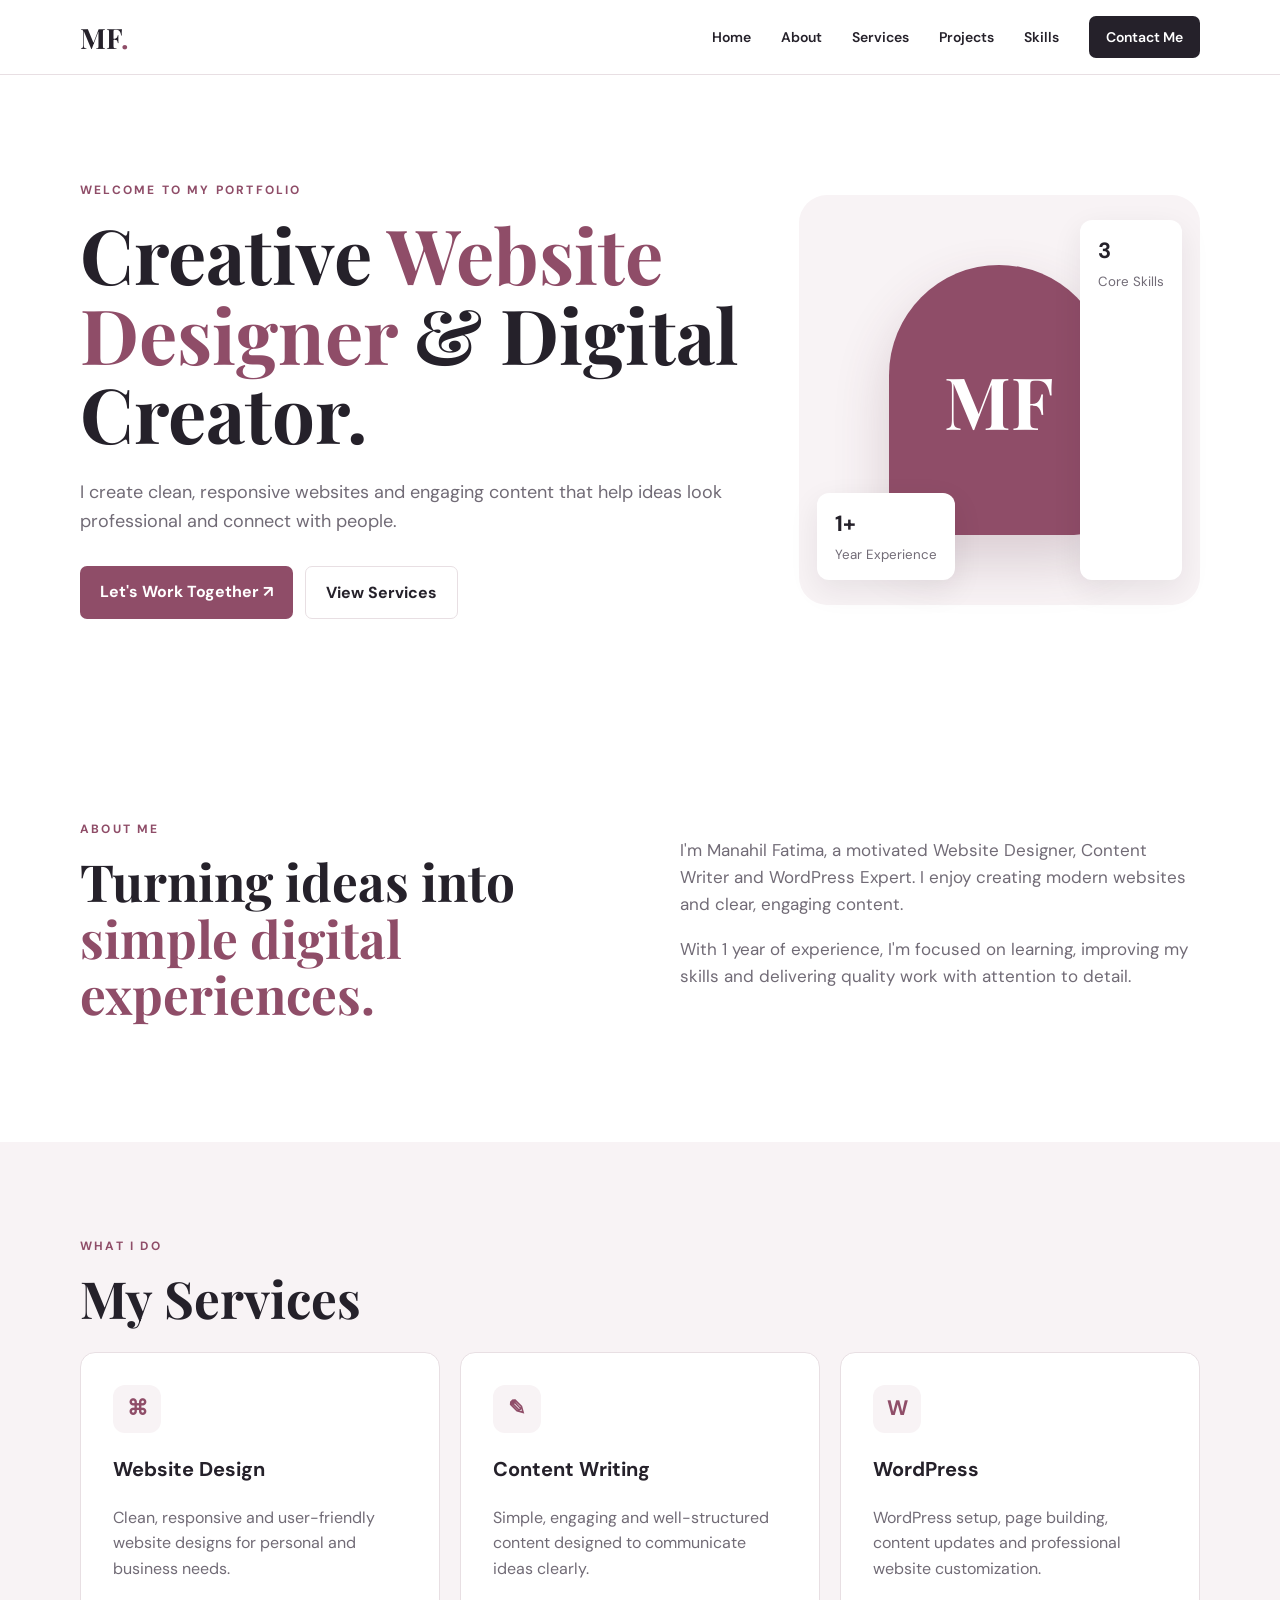
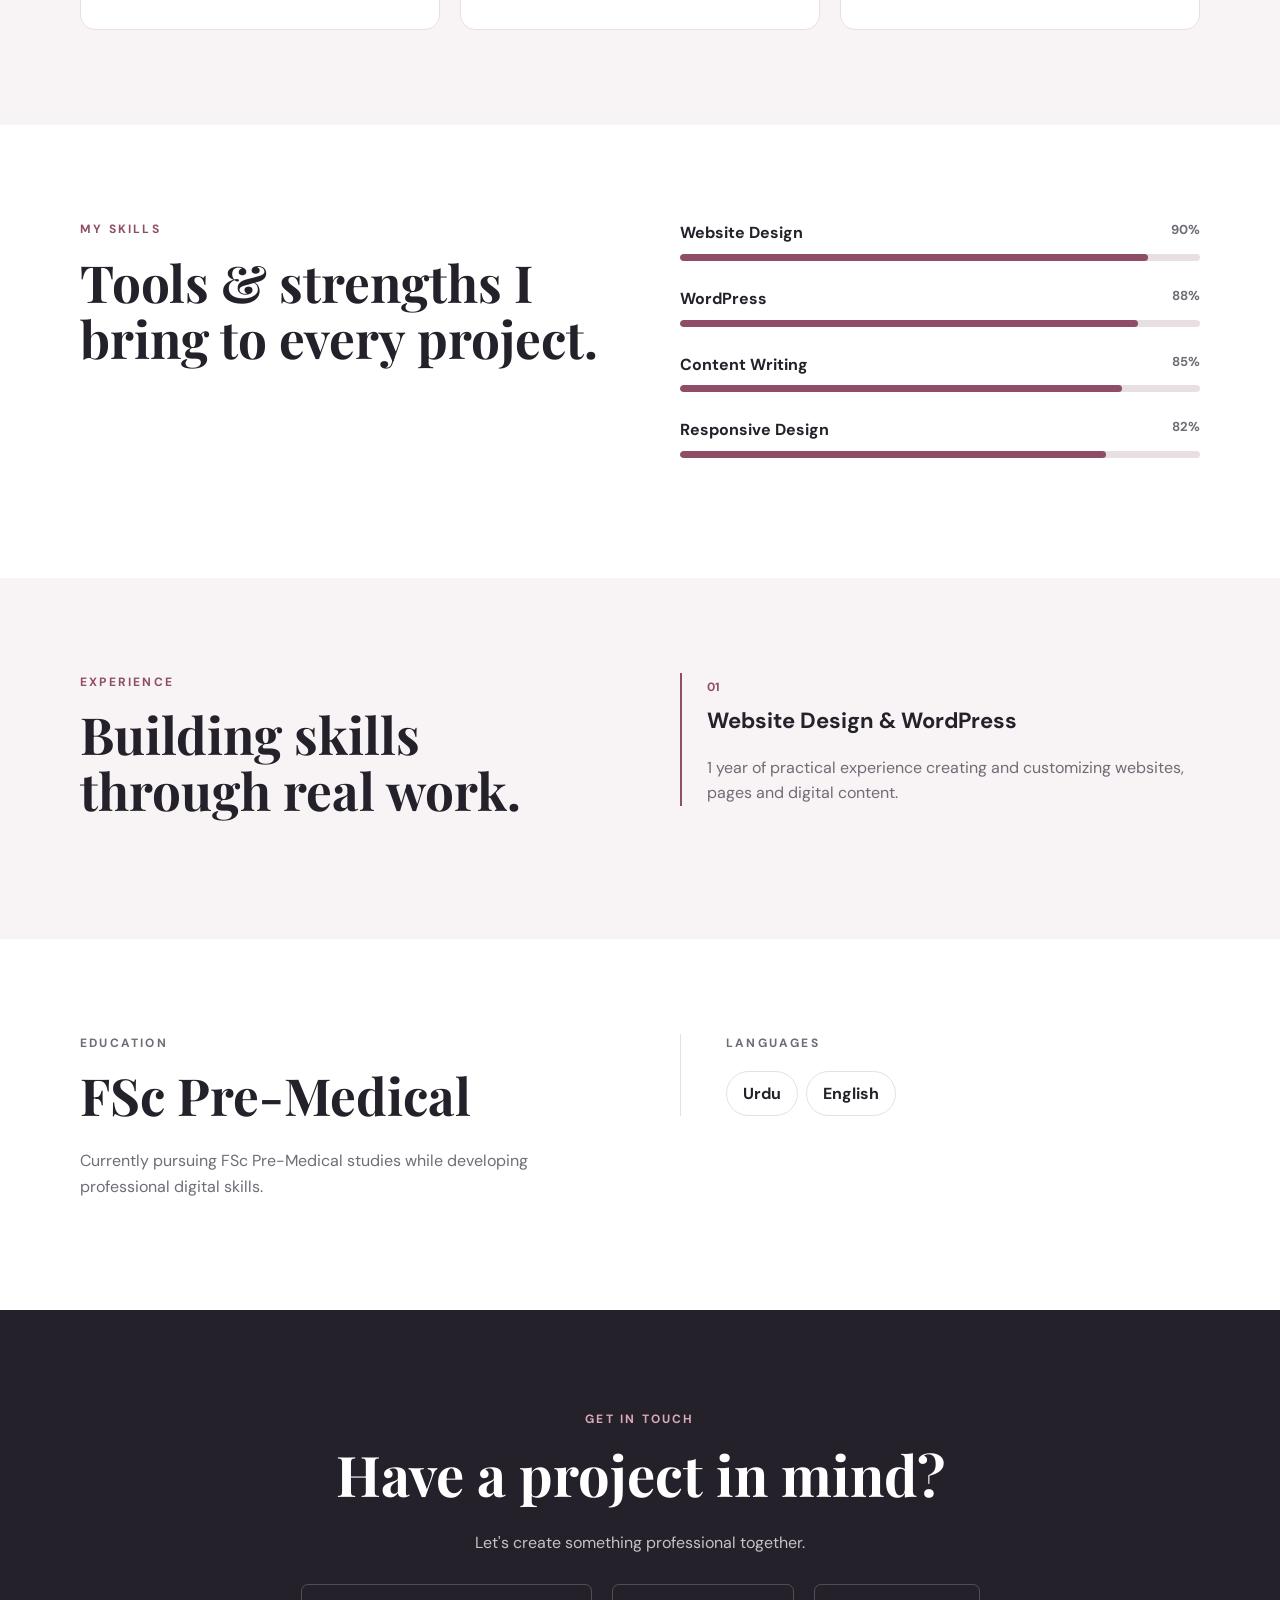
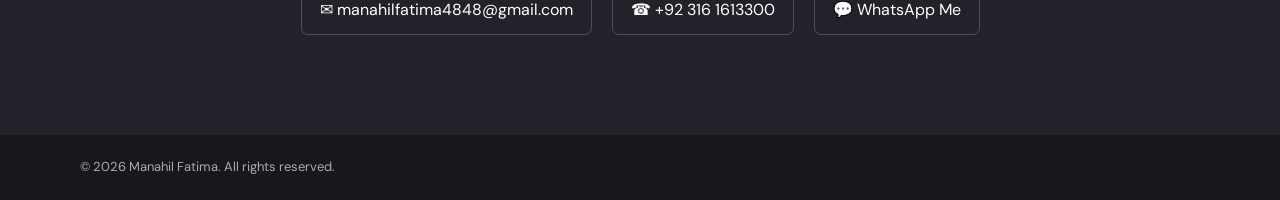
<file: index.html>
<!DOCTYPE html>
<html lang="en">
<head>
  <meta charset="UTF-8">
  <meta name="viewport" content="width=device-width, initial-scale=1.0">
  <meta name="description" content="Manahil Fatima - Website Designer, Content Writer and WordPress Expert.">
  <title>Manahil Fatima | Website Designer</title>
  <link rel="preconnect" href="https://fonts.googleapis.com">
  <link rel="preconnect" href="https://fonts.gstatic.com" crossorigin>
  <link href="https://fonts.googleapis.com/css2?family=DM+Sans:wght@400;500;600;700&family=Playfair+Display:wght@600;700&display=swap" rel="stylesheet">
  <link rel="stylesheet" href="style.css">
</head>
<body>
  <header class="nav-wrap">
    <nav class="nav container">
      <a class="logo" href="#home">MF<span>.</span></a>
      <button class="menu" aria-label="Open menu">☰</button>
      <div class="nav-links">
        <a href="#home">Home</a><a href="#about">About</a><a href="#services">Services</a>
        <a href="projects.html">Projects</a>
        <a href="#skills">Skills</a><a href="#contact" class="nav-btn">Contact Me</a>
      </div>
    </nav>
  </header>

  <main>
    <section id="home" class="hero container">
      <div class="hero-copy">
        <p class="eyebrow">WELCOME TO MY PORTFOLIO</p>
        <h1>Creative <span>Website Designer</span> & Digital Creator.</h1>
        <p class="lead">I create clean, responsive websites and engaging content that help ideas look professional and connect with people.</p>
        <div class="actions">
          <a href="#contact" class="btn primary">Let's Work Together ↗</a>
          <a href="#services" class="btn secondary">View Services</a>
        </div>
      </div>
      <div class="hero-card">
        <div class="portrait">MF</div>
        <div class="mini-card"><strong>1+</strong><small>Year Experience</small></div>
        <div class="mini-card second"><strong>3</strong><small>Core Skills</small></div>
      </div>
    </section>

    <section id="about" class="section">
      <div class="container about-grid">
        <div><p class="eyebrow">ABOUT ME</p><h2>Turning ideas into <span>simple digital experiences.</span></h2></div>
        <div class="text"><p>I'm Manahil Fatima, a motivated Website Designer, Content Writer and WordPress Expert. I enjoy creating modern websites and clear, engaging content.</p><p>With 1 year of experience, I'm focused on learning, improving my skills and delivering quality work with attention to detail.</p></div>
      </div>
    </section>

    <section id="services" class="section light">
      <div class="container">
        <p class="eyebrow">WHAT I DO</p><h2>My Services</h2>
        <div class="cards">
          <article class="card"><div class="icon">⌘</div><h3>Website Design</h3><p>Clean, responsive and user-friendly website designs for personal and business needs.</p></article>
          <article class="card"><div class="icon">✎</div><h3>Content Writing</h3><p>Simple, engaging and well-structured content designed to communicate ideas clearly.</p></article>
          <article class="card"><div class="icon">W</div><h3>WordPress</h3><p>WordPress setup, page building, content updates and professional website customization.</p></article>
        </div>
      </div>
    </section>

    <section id="skills" class="section">
      <div class="container skills-grid">
        <div><p class="eyebrow">MY SKILLS</p><h2>Tools & strengths I bring to every project.</h2></div>
        <div class="skill-list">
          <div class="skill"><span>Website Design</span><b>90%</b><i><em style="width:90%"></em></i></div>
          <div class="skill"><span>WordPress</span><b>88%</b><i><em style="width:88%"></em></i></div>
          <div class="skill"><span>Content Writing</span><b>85%</b><i><em style="width:85%"></em></i></div>
          <div class="skill"><span>Responsive Design</span><b>82%</b><i><em style="width:82%"></em></i></div>
        </div>
      </div>
    </section>

    <section class="section light">
      <div class="container experience">
        <div><p class="eyebrow">EXPERIENCE</p><h2>Building skills through real work.</h2></div>
        <div class="timeline"><div><span>01</span><h3>Website Design & WordPress</h3><p>1 year of practical experience creating and customizing websites, pages and digital content.</p></div></div>
      </div>
    </section>

    <section class="section education">
      <div class="container edu-box">
        <div><p class="eyebrow">EDUCATION</p><h2>FSc Pre-Medical</h2><p>Currently pursuing FSc Pre-Medical studies while developing professional digital skills.</p></div>
        <div class="language"><p class="eyebrow">LANGUAGES</p><strong>Urdu</strong><strong>English</strong></div>
      </div>
    </section>

    <section id="contact" class="contact">
      <div class="container contact-inner">
        <p class="eyebrow">GET IN TOUCH</p><h2>Have a project in mind?</h2><p>Let's create something professional together.</p>
        <div class="contact-links">
    <a href="mailto:manahilfatima4848@gmail.com">✉ manahilfatima4848@gmail.com</a>
    <a href="tel:+923161613300">☎ +92 316 1613300</a>

    <a href="https://wa.me/923161613300?text=Hello%20Manahil%2C%20I%20would%20like%20to%20discuss%20a%20project."
       target="_blank"
       class="whatsapp-contact">
       💬 WhatsApp Me
    </a>
</div>
        </div>
      </div>
    </section>
  </main>

  <footer><div class="container">© 2026 Manahil Fatima. All rights reserved.</div></footer>
  <script src="script.js"></script>
</body>
</html>
</file>
<file: style.css>
:root{--ink:#25212a;--muted:#716b76;--accent:#8f4d68;--soft:#f8f3f5;--line:#e8dfe3;--white:#fff}*{box-sizing:border-box}html{scroll-behavior:smooth}body{margin:0;font-family:"DM Sans",sans-serif;color:var(--ink);line-height:1.6}.container{width:min(1120px,92%);margin:auto}.nav-wrap{position:sticky;top:0;background:rgba(255,255,255,.94);backdrop-filter:blur(10px);z-index:10;border-bottom:1px solid var(--line)}.nav{height:74px;display:flex;align-items:center;justify-content:space-between}.logo{font:700 28px "Playfair Display";color:var(--ink);text-decoration:none}.logo span,h1 span,h2 span{color:var(--accent)}.nav-links{display:flex;gap:30px;align-items:center}.nav-links a{color:var(--ink);text-decoration:none;font-weight:600;font-size:14px}.nav-btn{background:var(--ink)!important;color:#fff!important;padding:10px 17px;border-radius:7px}.menu{display:none;border:0;background:none;font-size:25px}.hero{min-height:650px;display:grid;grid-template-columns:1.25fr .75fr;align-items:center;gap:50px}.eyebrow{font-size:12px;letter-spacing:2.2px;font-weight:700;color:var(--accent);margin:0 0 14px}.hero h1{font:700 clamp(46px,6vw,76px)/1.05 "Playfair Display";margin:0 0 25px;max-width:760px}.lead{font-size:18px;color:var(--muted);max-width:650px}.actions{display:flex;gap:12px;margin-top:30px}.btn{padding:13px 20px;border-radius:7px;text-decoration:none;font-weight:700}.primary{background:var(--accent);color:#fff}.secondary{border:1px solid var(--line);color:var(--ink)}.hero-card{height:410px;background:var(--soft);border-radius:28px;position:relative;display:grid;place-items:center}.portrait{width:220px;height:270px;border-radius:110px 110px 35px 35px;background:var(--accent);color:#fff;display:grid;place-items:center;font:700 72px "Playfair Display";box-shadow:0 25px 55px #5f344833}.mini-card{position:absolute;left:18px;bottom:25px;background:#fff;padding:13px 18px;border-radius:12px;box-shadow:0 10px 30px #2a1c2215}.mini-card.second{left:auto;right:18px;top:25px}.mini-card strong{display:block;font-size:22px}.mini-card small{color:var(--muted)}.section{padding:95px 0}.light{background:var(--soft)}h2{font:700 clamp(34px,4vw,52px)/1.1 "Playfair Display";margin:0 0 25px}.about-grid,.skills-grid,.experience,.edu-box{display:grid;grid-template-columns:1fr 1fr;gap:80px;align-items:start}.text{color:var(--muted);font-size:17px}.cards{display:grid;grid-template-columns:repeat(3,1fr);gap:20px}.card{background:#fff;padding:32px;border:1px solid var(--line);border-radius:15px}.icon{width:48px;height:48px;border-radius:12px;background:var(--soft);color:var(--accent);display:grid;place-items:center;font-weight:700;font-size:21px}.card h3{font-size:20px}.card p{color:var(--muted)}.skill{margin-bottom:25px}.skill span{font-weight:700}.skill b{float:right;font-size:13px;color:var(--muted)}.skill i{display:block;height:7px;background:var(--line);border-radius:10px;margin-top:8px;overflow:hidden}.skill em{display:block;height:100%;background:var(--accent);border-radius:10px}.timeline>div{border-left:2px solid var(--accent);padding-left:25px}.timeline span{font-size:12px;color:var(--accent);font-weight:700}.timeline h3{font-size:22px;margin:5px 0}.timeline p,.edu-box p{color:var(--muted)}.language{border-left:1px solid var(--line);padding-left:45px}.language strong{display:inline-block;border:1px solid var(--line);padding:9px 16px;border-radius:30px;margin:4px 8px 0 0}.contact{background:var(--ink);color:#fff;padding:100px 0;text-align:center}.contact .eyebrow{color:#d9a9bb}.contact h2{font-size:56px}.contact p:not(.eyebrow){color:#c8c1c7}.contact-links{display:flex;justify-content:center;gap:20px;flex-wrap:wrap;margin-top:28px}.contact-links a{color:#fff;text-decoration:none;border:1px solid #ffffff33;padding:12px 18px;border-radius:7px}footer{background:#19171b;color:#aaa;padding:22px 0;font-size:13px}@media(max-width:760px){.nav-links{display:none;position:absolute;top:74px;left:0;right:0;background:#fff;padding:20px;flex-direction:column;border-bottom:1px solid var(--line)}.nav-links.open{display:flex}.menu{display:block}.hero,.about-grid,.skills-grid,.experience,.edu-box{grid-template-columns:1fr;gap:35px}.hero{padding:70px 0;min-height:auto}.hero-card{height:330px}.cards{grid-template-columns:1fr}.section{padding:70px 0}.contact h2{font-size:42px}.language{border-left:0;padding-left:0}}.whatsapp {
.whatsapp-contact {
    background: #25D366 !important;
    color: white !important;
    border: 1px solid #25D366 !important;
}

.whatsapp-contact:hover {
    background: #1ebe5d !important;
}
.project-images {
    display: grid;
    grid-template-columns: 1fr 1fr;
    gap: 8px;
    padding: 8px;
    background: var(--soft);
}

.project-images img {
    width: 100%;
    height: 210px;
    object-fit: cover;
    border-radius: 8px;
}

.project-btn {
    display: inline-block;
    margin-top: 15px;
    padding: 12px 22px;
    background: var(--accent);
    color: white;
    border-radius: 6px;
    text-decoration: none;
    font-weight: 600;
}

.project-btn:hover {
    opacity: 0.85;
}
</file>
